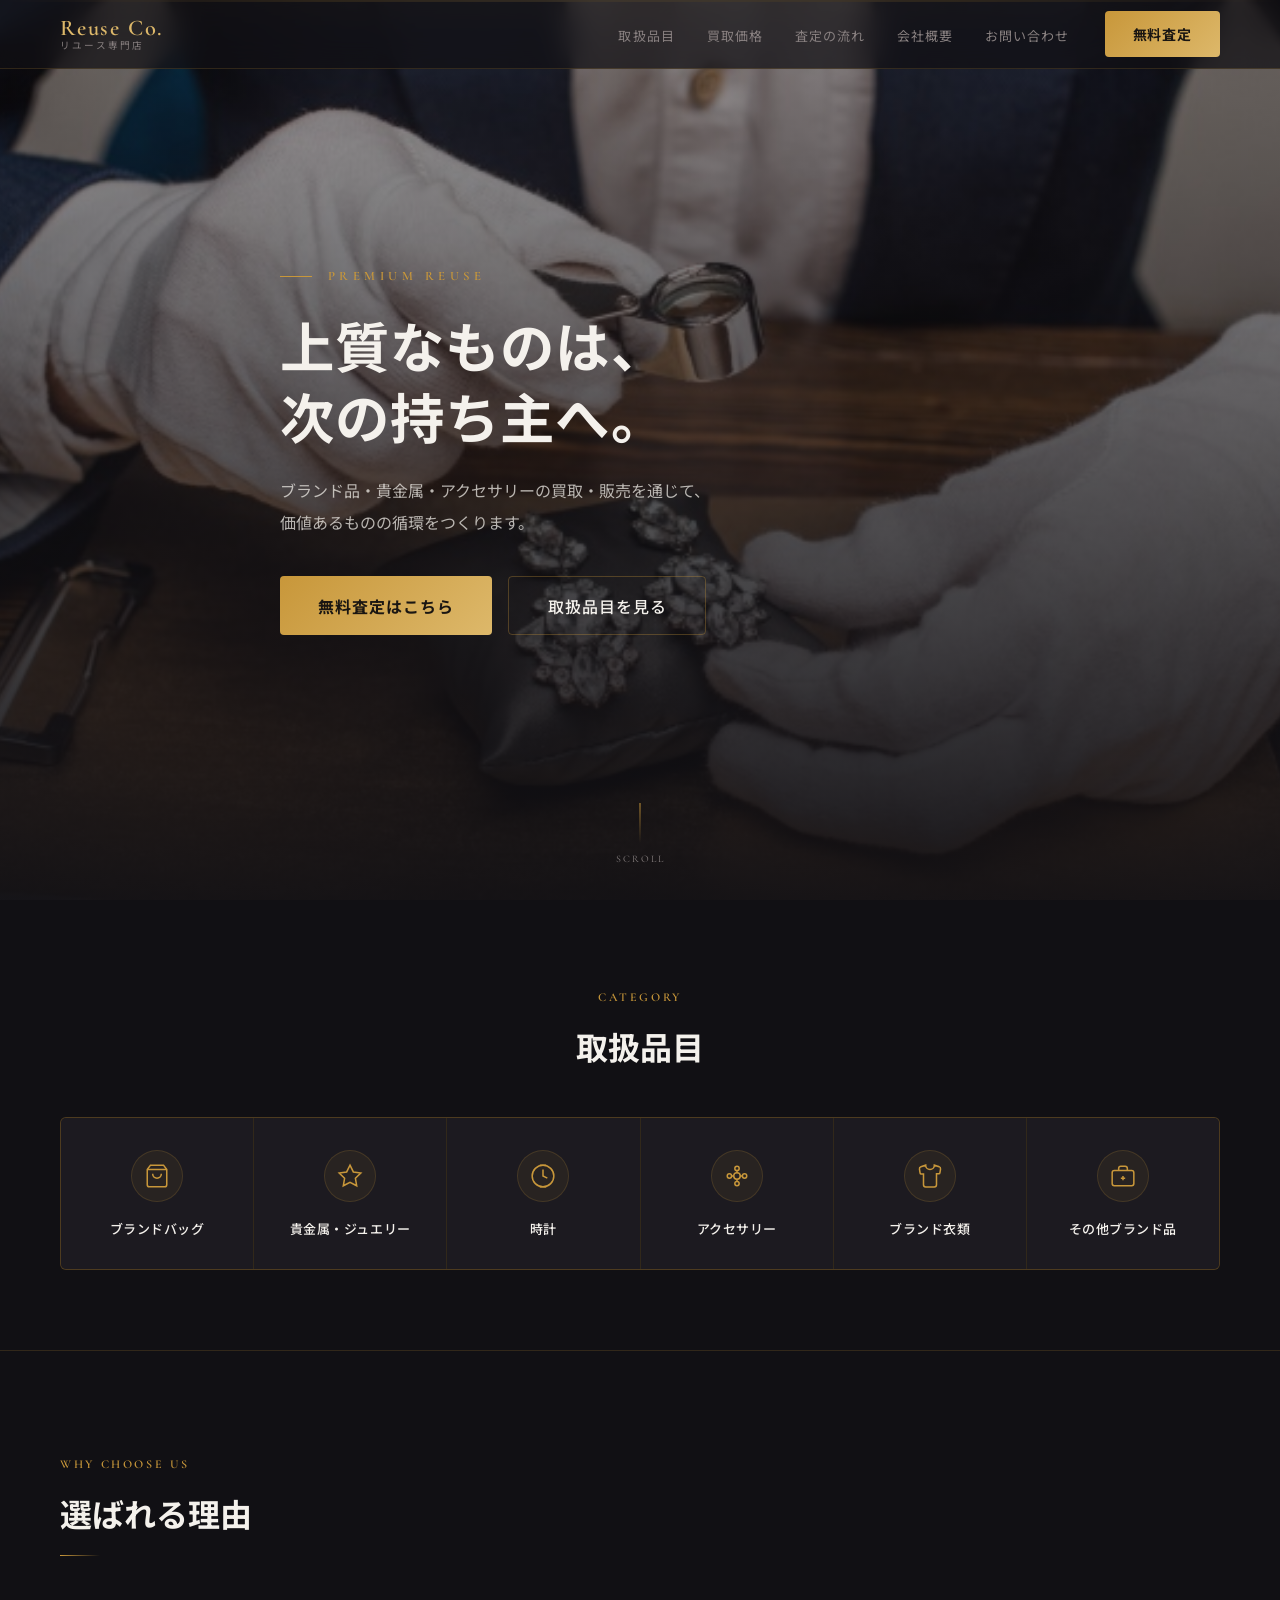
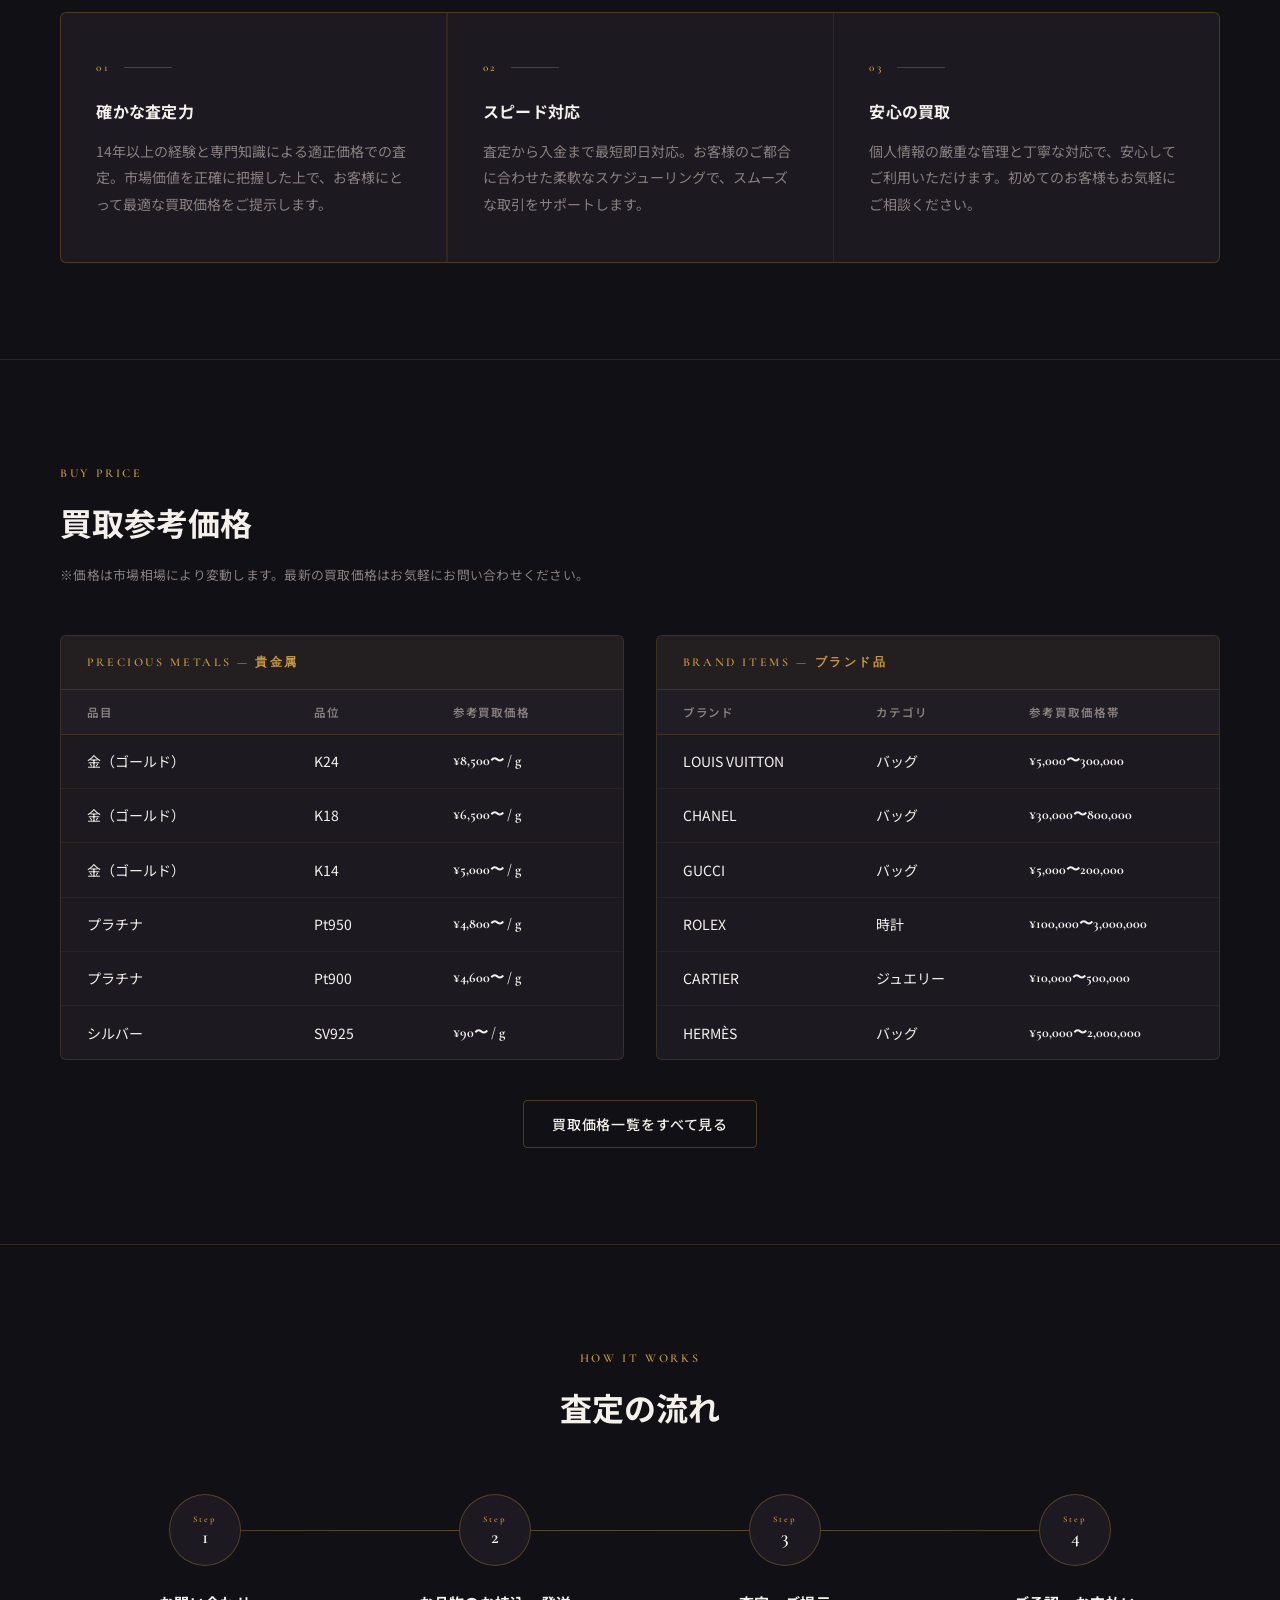
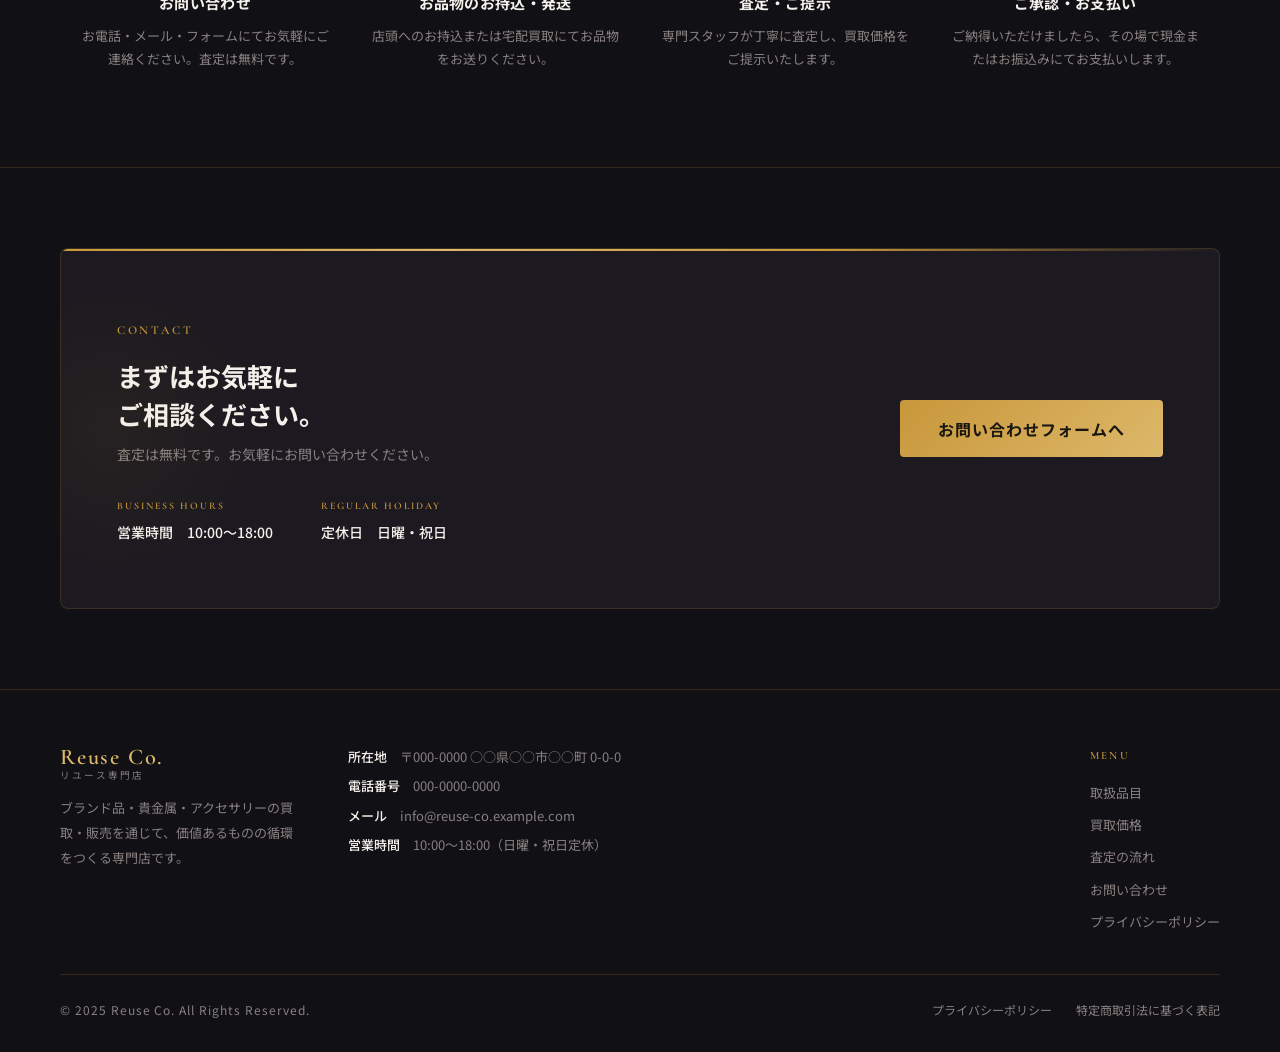
<file: index.html>
<!DOCTYPE html>
<html lang="ja">
<head>
  <meta charset="UTF-8">
  <meta name="viewport" content="width=device-width, initial-scale=1.0">
  <title>Reuse Co. | ブランド品・貴金属・アクセサリー買取</title>
  <meta name="description" content="ブランドバッグ・貴金属・時計・アクセサリーの高価買取。14年以上の経験と専門知識による適正価格での査定。査定無料・即日対応。">
  <link rel="stylesheet" href="styles.css">
  <link rel="preconnect" href="https://fonts.googleapis.com">
  <link rel="preconnect" href="https://fonts.gstatic.com" crossorigin>
  <link href="https://fonts.googleapis.com/css2?family=Cormorant+Garamond:wght@400;600&family=Noto+Sans+JP:wght@400;500;700&display=swap" rel="stylesheet">
</head>
<body>

  <!-- =========================================
       1. HEADER
       ========================================= -->
  <header class="site-header" id="site-header">
    <div class="container header-inner">

      <a href="#" class="logo" aria-label="Reuse Co. トップへ">
        <span class="logo-en">Reuse Co.</span>
        <span class="logo-ja">リユース専門店</span>
      </a>

      <nav class="site-nav" aria-label="メインナビゲーション">
        <ul class="nav-links">
          <li><a href="#items">取扱品目</a></li>
          <li><a href="price.html">買取価格</a></li>
          <li><a href="#flow">査定の流れ</a></li>
          <li><a href="#about">会社概要</a></li>
          <li><a href="contact.html">お問い合わせ</a></li>
        </ul>
        <a href="contact.html" class="btn btn-gold header-cta">無料査定</a>
      </nav>

      <button class="hamburger" id="hamburger" aria-label="メニューを開く" aria-expanded="false">
        <span></span>
        <span></span>
        <span></span>
      </button>
    </div>
  </header>

  <!-- Mobile Nav -->
  <nav class="mobile-nav" id="mobile-nav" aria-label="モバイルナビゲーション">
    <a href="#items"        onclick="closeMobileNav()">取扱品目</a>
    <a href="price.html"   onclick="closeMobileNav()">買取価格</a>
    <a href="#flow"        onclick="closeMobileNav()">査定の流れ</a>
    <a href="#about"       onclick="closeMobileNav()">会社概要</a>
    <a href="contact.html" onclick="closeMobileNav()">お問い合わせ</a>
    <a href="contact.html" class="btn btn-gold" onclick="closeMobileNav()">無料査定</a>
  </nav>


  <main>
    <!-- =========================================
         2. HERO
         ========================================= -->
    <section class="hero" id="hero" aria-label="メインビジュアル">
      <div class="hero-bg" role="img" aria-label="Photo placeholder — ブランド品のイメージ写真（後で差し替え）"></div>

      <div class="container hero-content">
        <p class="hero-eyebrow reveal">Premium Reuse</p>

        <h1 class="hero-title reveal reveal-delay-1">
          上質なものは、<br>次の持ち主へ。
        </h1>

        <p class="hero-lead reveal reveal-delay-2">
          ブランド品・貴金属・アクセサリーの買取・販売を通じて、<br>
          価値あるものの循環をつくります。
        </p>

        <div class="hero-actions reveal reveal-delay-3">
          <a href="#contact" class="btn btn-gold btn-lg">無料査定はこちら</a>
          <a href="#items"   class="btn btn-outline btn-lg">取扱品目を見る</a>
        </div>
      </div>

      <div class="hero-scroll" aria-hidden="true">
        <div class="scroll-line"></div>
        <span>Scroll</span>
      </div>
    </section>


    <!-- =========================================
         3. ITEMS BAND
         ========================================= -->
    <section class="items-section" id="items">
      <div class="container">

        <div class="items-header reveal">
          <span class="section-label">Category</span>
          <h2 class="section-title">取扱品目</h2>
        </div>

        <div class="items-grid">

          <!-- ブランドバッグ -->
          <div class="item-card reveal reveal-delay-1">
            <div class="item-icon" aria-hidden="true">
              <svg viewBox="0 0 24 24" xmlns="http://www.w3.org/2000/svg">
                <path d="M6 2L3 6v14a2 2 0 002 2h14a2 2 0 002-2V6l-3-4z"/>
                <line x1="3" y1="6" x2="21" y2="6"/>
                <path d="M16 10a4 4 0 01-8 0"/>
              </svg>
            </div>
            <span class="item-name">ブランドバッグ</span>
          </div>

          <!-- 貴金属・ジュエリー -->
          <div class="item-card reveal reveal-delay-2">
            <div class="item-icon" aria-hidden="true">
              <svg viewBox="0 0 24 24" xmlns="http://www.w3.org/2000/svg">
                <polygon points="12 2 15.09 8.26 22 9.27 17 14.14 18.18 21.02 12 17.77 5.82 21.02 7 14.14 2 9.27 8.91 8.26 12 2"/>
              </svg>
            </div>
            <span class="item-name">貴金属・ジュエリー</span>
          </div>

          <!-- 時計 -->
          <div class="item-card reveal reveal-delay-3">
            <div class="item-icon" aria-hidden="true">
              <svg viewBox="0 0 24 24" xmlns="http://www.w3.org/2000/svg">
                <circle cx="12" cy="12" r="10"/>
                <polyline points="12 6 12 12 16 14"/>
                <line x1="9" y1="2" x2="15" y2="2"/>
                <line x1="9" y1="22" x2="15" y2="22"/>
              </svg>
            </div>
            <span class="item-name">時計</span>
          </div>

          <!-- アクセサリー -->
          <div class="item-card reveal reveal-delay-1">
            <div class="item-icon" aria-hidden="true">
              <svg viewBox="0 0 24 24" xmlns="http://www.w3.org/2000/svg">
                <circle cx="12" cy="12" r="3"/>
                <circle cx="12" cy="5"  r="2"/>
                <circle cx="12" cy="19" r="2"/>
                <circle cx="5"  cy="12" r="2"/>
                <circle cx="19" cy="12" r="2"/>
                <line x1="12" y1="7" x2="12" y2="9"/>
                <line x1="12" y1="15" x2="12" y2="17"/>
                <line x1="7" y1="12" x2="9" y2="12"/>
                <line x1="15" y1="12" x2="17" y2="12"/>
              </svg>
            </div>
            <span class="item-name">アクセサリー</span>
          </div>

          <!-- ブランド衣類 -->
          <div class="item-card reveal reveal-delay-2">
            <div class="item-icon" aria-hidden="true">
              <svg viewBox="0 0 24 24" xmlns="http://www.w3.org/2000/svg">
                <path d="M20.38 3.46L16 2a4 4 0 01-8 0L3.62 3.46a2 2 0 00-1.34 2.23l.58 3.57a1 1 0 00.99.84H6v10c0 1.1.9 2 2 2h8a2 2 0 002-2V10h2.15a1 1 0 00.99-.84l.58-3.57a2 2 0 00-1.34-2.23z"/>
              </svg>
            </div>
            <span class="item-name">ブランド衣類</span>
          </div>

          <!-- その他ブランド品 -->
          <div class="item-card reveal reveal-delay-3">
            <div class="item-icon" aria-hidden="true">
              <svg viewBox="0 0 24 24" xmlns="http://www.w3.org/2000/svg">
                <rect x="2" y="7" width="20" height="14" rx="2"/>
                <path d="M16 7V5a2 2 0 00-2-2h-4a2 2 0 00-2 2v2"/>
                <line x1="12" y1="12" x2="12" y2="16"/>
                <line x1="10" y1="14" x2="14" y2="14"/>
              </svg>
            </div>
            <span class="item-name">その他ブランド品</span>
          </div>

        </div>
      </div>
    </section>


    <!-- =========================================
         4. REASONS
         ========================================= -->
    <section class="reasons-section" id="reasons">
      <div class="container">

        <div class="reasons-header reveal">
          <span class="section-label">Why Choose Us</span>
          <h2 class="section-title">選ばれる理由</h2>
          <div class="divider"></div>
        </div>

        <div class="reasons-grid">

          <div class="reason-card reveal reveal-delay-1">
            <div class="reason-number">01</div>
            <h3 class="reason-title">確かな査定力</h3>
            <p class="reason-text">
              14年以上の経験と専門知識による適正価格での査定。市場価値を正確に把握した上で、お客様にとって最適な買取価格をご提示します。
            </p>
          </div>

          <div class="reason-card reveal reveal-delay-2">
            <div class="reason-number">02</div>
            <h3 class="reason-title">スピード対応</h3>
            <p class="reason-text">
              査定から入金まで最短即日対応。お客様のご都合に合わせた柔軟なスケジューリングで、スムーズな取引をサポートします。
            </p>
          </div>

          <div class="reason-card reveal reveal-delay-3">
            <div class="reason-number">03</div>
            <h3 class="reason-title">安心の買取</h3>
            <p class="reason-text">
              個人情報の厳重な管理と丁寧な対応で、安心してご利用いただけます。初めてのお客様もお気軽にご相談ください。
            </p>
          </div>

        </div>
      </div>
    </section>


    <!-- =========================================
         5. PRICE PREVIEW
         ========================================= -->
    <section class="price-section" id="price">
      <div class="container">

        <div class="price-header reveal">
          <span class="section-label">Buy Price</span>
          <h2 class="section-title">買取参考価格</h2>
          <p class="price-note">※価格は市場相場により変動します。最新の買取価格はお気軽にお問い合わせください。</p>
        </div>

        <div class="price-tables reveal">

          <!-- 貴金属 -->
          <div class="price-table-wrap">
            <h3>Precious Metals — 貴金属</h3>
            <table class="price-table">
              <thead>
                <tr><th>品目</th><th>品位</th><th>参考買取価格</th></tr>
              </thead>
              <tbody>
                <tr><td>金（ゴールド）</td><td>K24</td><td class="price-val">¥8,500〜 / g</td></tr>
                <tr><td>金（ゴールド）</td><td>K18</td><td class="price-val">¥6,500〜 / g</td></tr>
                <tr><td>金（ゴールド）</td><td>K14</td><td class="price-val">¥5,000〜 / g</td></tr>
                <tr><td>プラチナ</td><td>Pt950</td><td class="price-val">¥4,800〜 / g</td></tr>
                <tr><td>プラチナ</td><td>Pt900</td><td class="price-val">¥4,600〜 / g</td></tr>
                <tr><td>シルバー</td><td>SV925</td><td class="price-val">¥90〜 / g</td></tr>
              </tbody>
            </table>
          </div>

          <!-- ブランド品 -->
          <div class="price-table-wrap">
            <h3>Brand Items — ブランド品</h3>
            <table class="price-table">
              <thead>
                <tr><th>ブランド</th><th>カテゴリ</th><th>参考買取価格帯</th></tr>
              </thead>
              <tbody>
                <tr><td>LOUIS VUITTON</td><td>バッグ</td><td class="price-val">¥5,000〜300,000</td></tr>
                <tr><td>CHANEL</td><td>バッグ</td><td class="price-val">¥30,000〜800,000</td></tr>
                <tr><td>GUCCI</td><td>バッグ</td><td class="price-val">¥5,000〜200,000</td></tr>
                <tr><td>ROLEX</td><td>時計</td><td class="price-val">¥100,000〜3,000,000</td></tr>
                <tr><td>CARTIER</td><td>ジュエリー</td><td class="price-val">¥10,000〜500,000</td></tr>
                <tr><td>HERMÈS</td><td>バッグ</td><td class="price-val">¥50,000〜2,000,000</td></tr>
              </tbody>
            </table>
          </div>

        </div>

        <div class="price-cta reveal">
          <a href="price.html" class="btn btn-outline">買取価格一覧をすべて見る</a>
        </div>

      </div>
    </section>


    <!-- =========================================
         6. FLOW
         ========================================= -->
    <section class="flow-section" id="flow">
      <div class="container">

        <div class="flow-header reveal">
          <span class="section-label">How It Works</span>
          <h2 class="section-title">査定の流れ</h2>
        </div>

        <div class="flow-steps">

          <div class="flow-step reveal reveal-delay-1">
            <div class="step-number">
              <span class="step-no">Step</span>
              <span class="step-num">1</span>
            </div>
            <h3 class="step-title">お問い合わせ</h3>
            <p class="step-desc">お電話・メール・フォームにてお気軽にご連絡ください。査定は無料です。</p>
          </div>

          <div class="flow-step reveal reveal-delay-2">
            <div class="step-number">
              <span class="step-no">Step</span>
              <span class="step-num">2</span>
            </div>
            <h3 class="step-title">お品物のお持込・発送</h3>
            <p class="step-desc">店頭へのお持込または宅配買取にてお品物をお送りください。</p>
          </div>

          <div class="flow-step reveal reveal-delay-3">
            <div class="step-number">
              <span class="step-no">Step</span>
              <span class="step-num">3</span>
            </div>
            <h3 class="step-title">査定・ご提示</h3>
            <p class="step-desc">専門スタッフが丁寧に査定し、買取価格をご提示いたします。</p>
          </div>

          <div class="flow-step reveal reveal-delay-4">
            <div class="step-number">
              <span class="step-no">Step</span>
              <span class="step-num">4</span>
            </div>
            <h3 class="step-title">ご承認・お支払い</h3>
            <p class="step-desc">ご納得いただけましたら、その場で現金またはお振込みにてお支払いします。</p>
          </div>

        </div>
      </div>
    </section>


    <!-- =========================================
         6. CONTACT BANNER
         ========================================= -->
    <section class="contact-section" id="contact">
      <div class="container">

        <div class="contact-banner reveal">
          <div class="contact-body">
            <span class="section-label">Contact</span>
            <h2 class="contact-title">まずはお気軽に<br>ご相談ください。</h2>
            <p class="contact-lead">査定は無料です。お気軽にお問い合わせください。</p>

            <div class="contact-info">
              <div class="contact-info-item">
                <span class="info-label">Business Hours</span>
                <span class="info-value">営業時間　10:00〜18:00</span>
              </div>
              <div class="contact-info-item">
                <span class="info-label">Regular Holiday</span>
                <span class="info-value">定休日　日曜・祝日</span>
              </div>
            </div>
          </div>

          <div class="contact-actions">
            <a href="#contact-form" class="btn btn-gold btn-lg">お問い合わせフォームへ</a>
          </div>
        </div>

      </div>
    </section>

  </main>


  <!-- =========================================
       7. FOOTER
       ========================================= -->
  <footer class="site-footer" id="about" aria-label="フッター">
    <div class="container">

      <div class="footer-inner">

        <div class="footer-brand">
          <a href="#" class="logo footer-logo" aria-label="Reuse Co. トップへ">
            <span class="logo-en">Reuse Co.</span>
            <span class="logo-ja">リユース専門店</span>
          </a>
          <p class="footer-desc">
            ブランド品・貴金属・アクセサリーの買取・販売を通じて、価値あるものの循環をつくる専門店です。
          </p>
        </div>

        <div class="footer-info">
          <p><strong>所在地</strong>　〒000-0000 ○○県○○市○○町 0-0-0</p>
          <p><strong>電話番号</strong>　000-0000-0000</p>
          <p><strong>メール</strong>　info@reuse-co.example.com</p>
          <p><strong>営業時間</strong>　10:00〜18:00（日曜・祝日定休）</p>
        </div>

        <nav class="footer-nav-group" aria-label="フッターナビゲーション">
          <span class="footer-nav-title">Menu</span>
          <a href="#items">取扱品目</a>
          <a href="price.html">買取価格</a>
          <a href="#flow">査定の流れ</a>
          <a href="contact.html">お問い合わせ</a>
          <a href="#">プライバシーポリシー</a>
        </nav>

      </div>

      <div class="footer-bottom">
        <p class="copyright">&copy; 2025 Reuse Co. All Rights Reserved.</p>
        <div class="footer-bottom-links">
          <a href="#">プライバシーポリシー</a>
          <a href="#">特定商取引法に基づく表記</a>
        </div>
      </div>

    </div>
  </footer>


  <script src="script.js"></script>
</body>
</html>
</file>
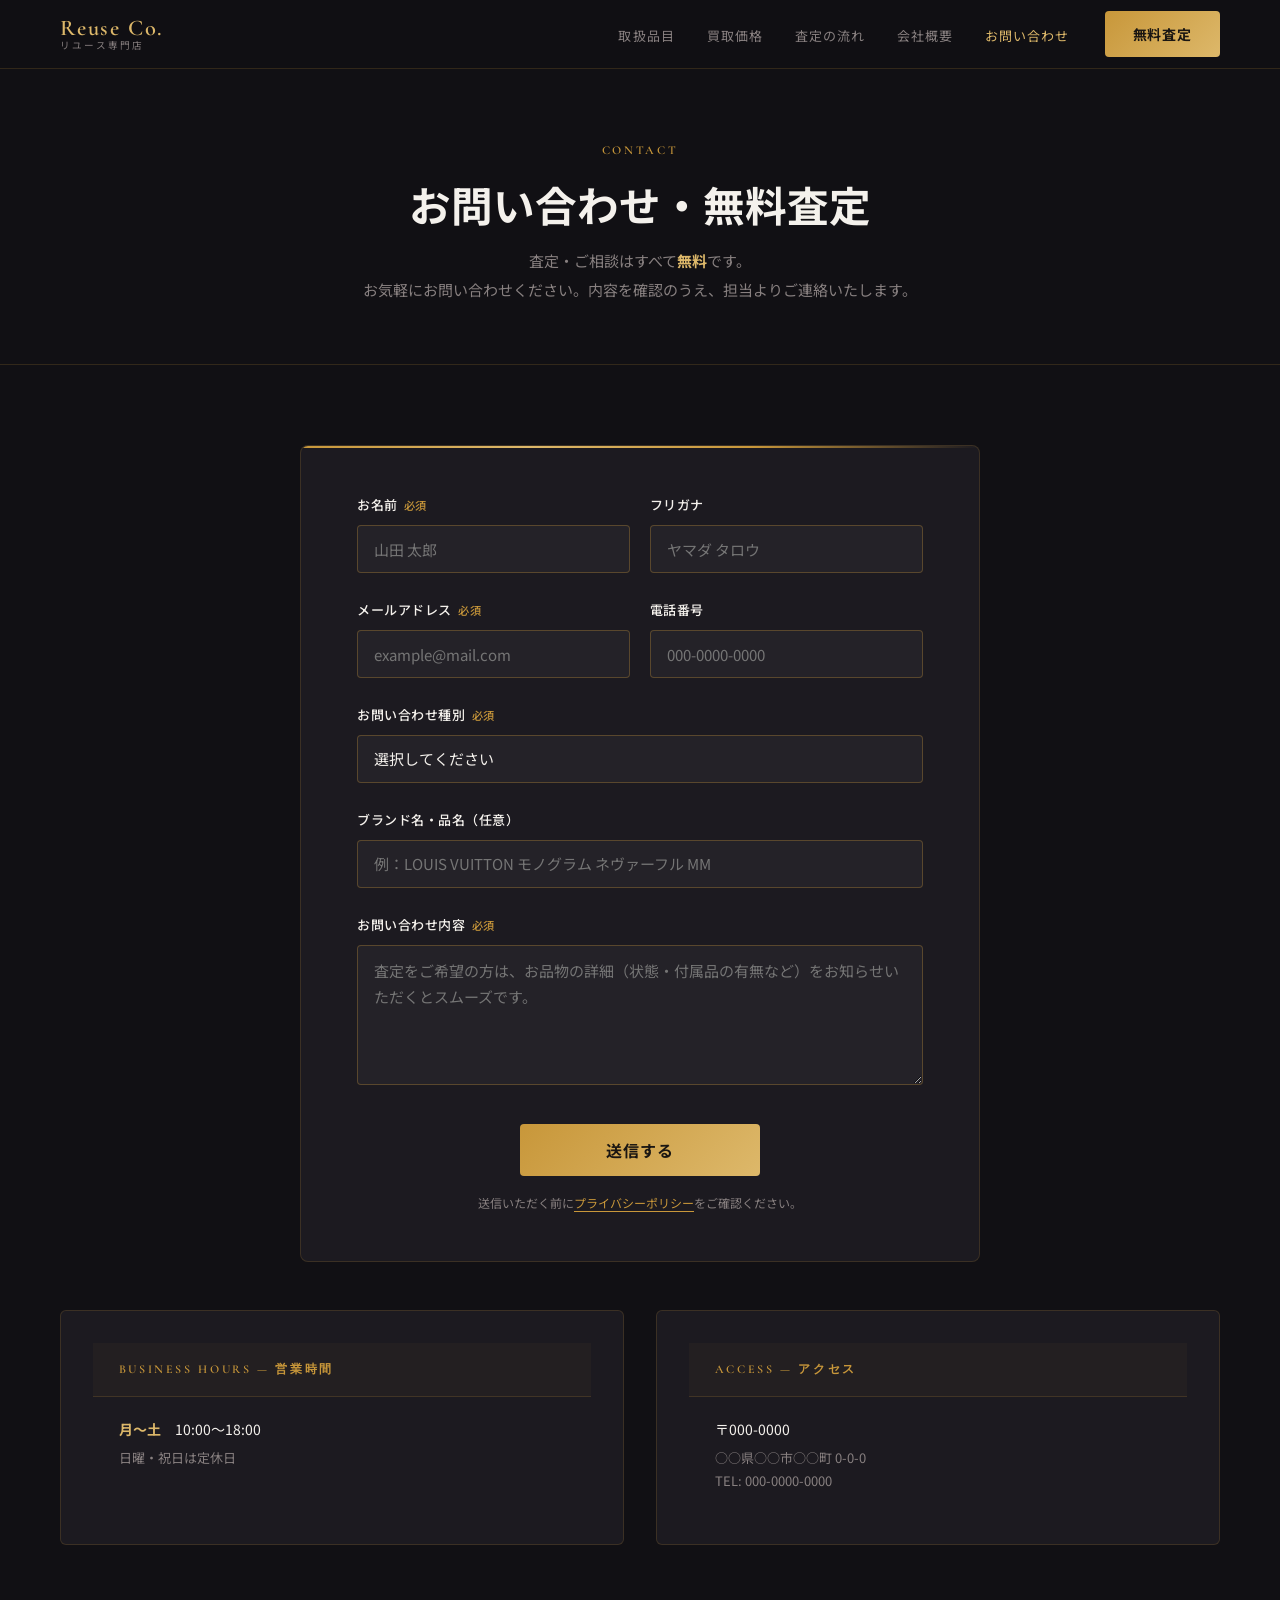
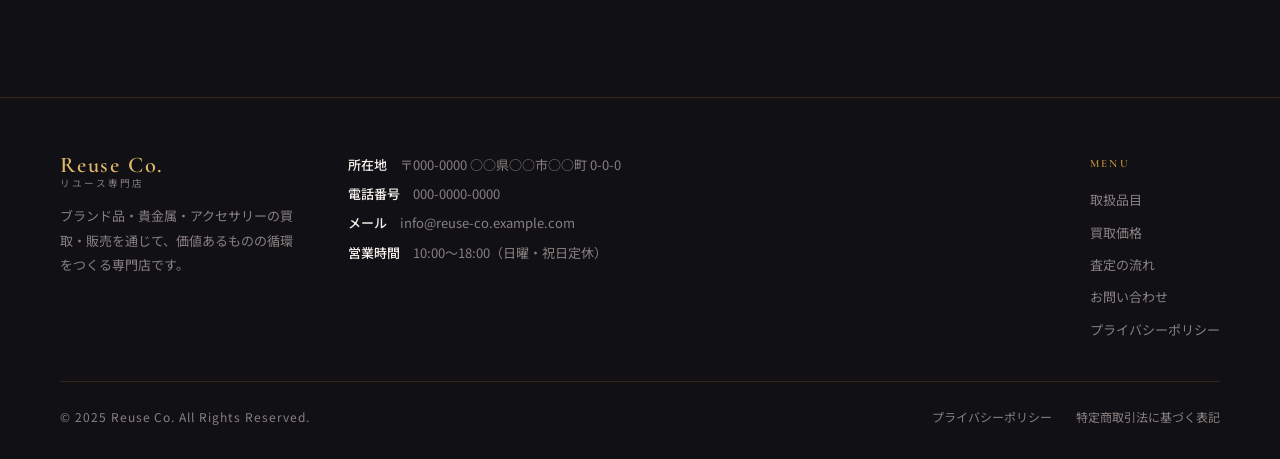
<file: contact.html>
<!DOCTYPE html>
<html lang="ja">
<head>
  <meta charset="UTF-8">
  <meta name="viewport" content="width=device-width, initial-scale=1.0">
  <title>お問い合わせ・無料査定 | Reuse Co.</title>
  <meta name="description" content="ブランド品・貴金属・アクセサリーの買取に関するお問い合わせ・無料査定のお申し込みはこちら。">
  <link rel="stylesheet" href="styles.css">
  <link rel="preconnect" href="https://fonts.googleapis.com">
  <link rel="preconnect" href="https://fonts.gstatic.com" crossorigin>
  <link href="https://fonts.googleapis.com/css2?family=Cormorant+Garamond:wght@400;600&family=Noto+Sans+JP:wght@400;500;700&display=swap" rel="stylesheet">
</head>
<body>

  <header class="site-header" id="site-header">
    <div class="container header-inner">
      <a href="index.html" class="logo" aria-label="Reuse Co. トップへ">
        <span class="logo-en">Reuse Co.</span>
        <span class="logo-ja">リユース専門店</span>
      </a>
      <nav class="site-nav" aria-label="メインナビゲーション">
        <ul class="nav-links">
          <li><a href="index.html#items">取扱品目</a></li>
          <li><a href="price.html">買取価格</a></li>
          <li><a href="index.html#flow">査定の流れ</a></li>
          <li><a href="index.html#about">会社概要</a></li>
          <li><a href="contact.html" style="color:var(--gold-lt)">お問い合わせ</a></li>
        </ul>
        <a href="contact.html" class="btn btn-gold header-cta">無料査定</a>
      </nav>
      <button class="hamburger" id="hamburger" aria-label="メニューを開く" aria-expanded="false">
        <span></span><span></span><span></span>
      </button>
    </div>
  </header>

  <nav class="mobile-nav" id="mobile-nav" aria-label="モバイルナビゲーション">
    <a href="index.html#items" onclick="closeMobileNav()">取扱品目</a>
    <a href="price.html"       onclick="closeMobileNav()">買取価格</a>
    <a href="index.html#flow"  onclick="closeMobileNav()">査定の流れ</a>
    <a href="index.html#about" onclick="closeMobileNav()">会社概要</a>
    <a href="contact.html"     onclick="closeMobileNav()">お問い合わせ</a>
    <a href="contact.html" class="btn btn-gold" onclick="closeMobileNav()">無料査定</a>
  </nav>

  <main>

    <!-- PAGE HERO -->
    <div class="page-hero">
      <div class="container">
        <span class="section-label">Contact</span>
        <h1 class="page-title reveal">お問い合わせ・無料査定</h1>
        <p class="page-lead reveal reveal-delay-1">
          査定・ご相談はすべて<strong style="color:var(--gold-lt)">無料</strong>です。<br>
          お気軽にお問い合わせください。内容を確認のうえ、担当よりご連絡いたします。
        </p>
      </div>
    </div>

    <!-- FORM -->
    <section class="contact-form-section">
      <div class="container">

        <div class="contact-form-wrap reveal">
          <form action="#" method="post" novalidate>

            <div class="form-row">
              <div class="form-group">
                <label class="form-label" for="name">
                  お名前<span class="required">必須</span>
                </label>
                <input class="form-input" type="text" id="name" name="name" placeholder="山田 太郎" required autocomplete="name">
              </div>
              <div class="form-group">
                <label class="form-label" for="kana">
                  フリガナ
                </label>
                <input class="form-input" type="text" id="kana" name="kana" placeholder="ヤマダ タロウ" autocomplete="off">
              </div>
            </div>

            <div class="form-row">
              <div class="form-group">
                <label class="form-label" for="email">
                  メールアドレス<span class="required">必須</span>
                </label>
                <input class="form-input" type="email" id="email" name="email" placeholder="example@mail.com" required autocomplete="email">
              </div>
              <div class="form-group">
                <label class="form-label" for="tel">
                  電話番号
                </label>
                <input class="form-input" type="tel" id="tel" name="tel" placeholder="000-0000-0000" autocomplete="tel">
              </div>
            </div>

            <div class="form-group">
              <label class="form-label" for="category">
                お問い合わせ種別<span class="required">必須</span>
              </label>
              <select class="form-select" id="category" name="category" required>
                <option value="" disabled selected>選択してください</option>
                <option value="bag">ブランドバッグ・小物</option>
                <option value="metal">貴金属（金・プラチナ・シルバー）</option>
                <option value="watch">時計</option>
                <option value="jewelry">ジュエリー・アクセサリー</option>
                <option value="clothes">ブランド衣類</option>
                <option value="other">その他・複数品目</option>
              </select>
            </div>

            <div class="form-group">
              <label class="form-label" for="brand">
                ブランド名・品名（任意）
              </label>
              <input class="form-input" type="text" id="brand" name="brand" placeholder="例：LOUIS VUITTON モノグラム ネヴァーフル MM">
            </div>

            <div class="form-group">
              <label class="form-label" for="message">
                お問い合わせ内容<span class="required">必須</span>
              </label>
              <textarea class="form-textarea" id="message" name="message" placeholder="査定をご希望の方は、お品物の詳細（状態・付属品の有無など）をお知らせいただくとスムーズです。" required></textarea>
            </div>

            <div class="form-submit">
              <button type="submit" class="btn btn-gold btn-lg">送信する</button>
            </div>

            <p class="form-privacy">
              送信いただく前に<a href="#">プライバシーポリシー</a>をご確認ください。
            </p>

          </form>
        </div>

        <!-- Info cards -->
        <div class="price-tables reveal" style="margin-top:3rem">
          <div class="price-table-wrap" style="padding:2rem 2rem">
            <h3>Business Hours — 営業時間</h3>
            <div style="padding:1.2rem 1.6rem">
              <p style="font-size:.875rem;color:var(--ink);margin-bottom:.4rem">
                <strong style="color:var(--gold-lt)">月〜土</strong>　10:00〜18:00
              </p>
              <p style="font-size:.8125rem;color:var(--muted)">日曜・祝日は定休日</p>
            </div>
          </div>
          <div class="price-table-wrap" style="padding:2rem 2rem">
            <h3>Access — アクセス</h3>
            <div style="padding:1.2rem 1.6rem">
              <p style="font-size:.875rem;color:var(--ink);margin-bottom:.4rem">〒000-0000</p>
              <p style="font-size:.8125rem;color:var(--muted)">○○県○○市○○町 0-0-0<br>TEL: 000-0000-0000</p>
            </div>
          </div>
        </div>

      </div>
    </section>

  </main>

  <footer class="site-footer" id="about">
    <div class="container">
      <div class="footer-inner">
        <div class="footer-brand">
          <a href="index.html" class="logo footer-logo">
            <span class="logo-en">Reuse Co.</span>
            <span class="logo-ja">リユース専門店</span>
          </a>
          <p class="footer-desc">ブランド品・貴金属・アクセサリーの買取・販売を通じて、価値あるものの循環をつくる専門店です。</p>
        </div>
        <div class="footer-info">
          <p><strong>所在地</strong>　〒000-0000 ○○県○○市○○町 0-0-0</p>
          <p><strong>電話番号</strong>　000-0000-0000</p>
          <p><strong>メール</strong>　info@reuse-co.example.com</p>
          <p><strong>営業時間</strong>　10:00〜18:00（日曜・祝日定休）</p>
        </div>
        <nav class="footer-nav-group">
          <span class="footer-nav-title">Menu</span>
          <a href="index.html#items">取扱品目</a>
          <a href="price.html">買取価格</a>
          <a href="index.html#flow">査定の流れ</a>
          <a href="contact.html">お問い合わせ</a>
          <a href="#">プライバシーポリシー</a>
        </nav>
      </div>
      <div class="footer-bottom">
        <p class="copyright">&copy; 2025 Reuse Co. All Rights Reserved.</p>
        <div class="footer-bottom-links">
          <a href="#">プライバシーポリシー</a>
          <a href="#">特定商取引法に基づく表記</a>
        </div>
      </div>
    </div>
  </footer>

  <script src="script.js"></script>
</body>
</html>
</file>
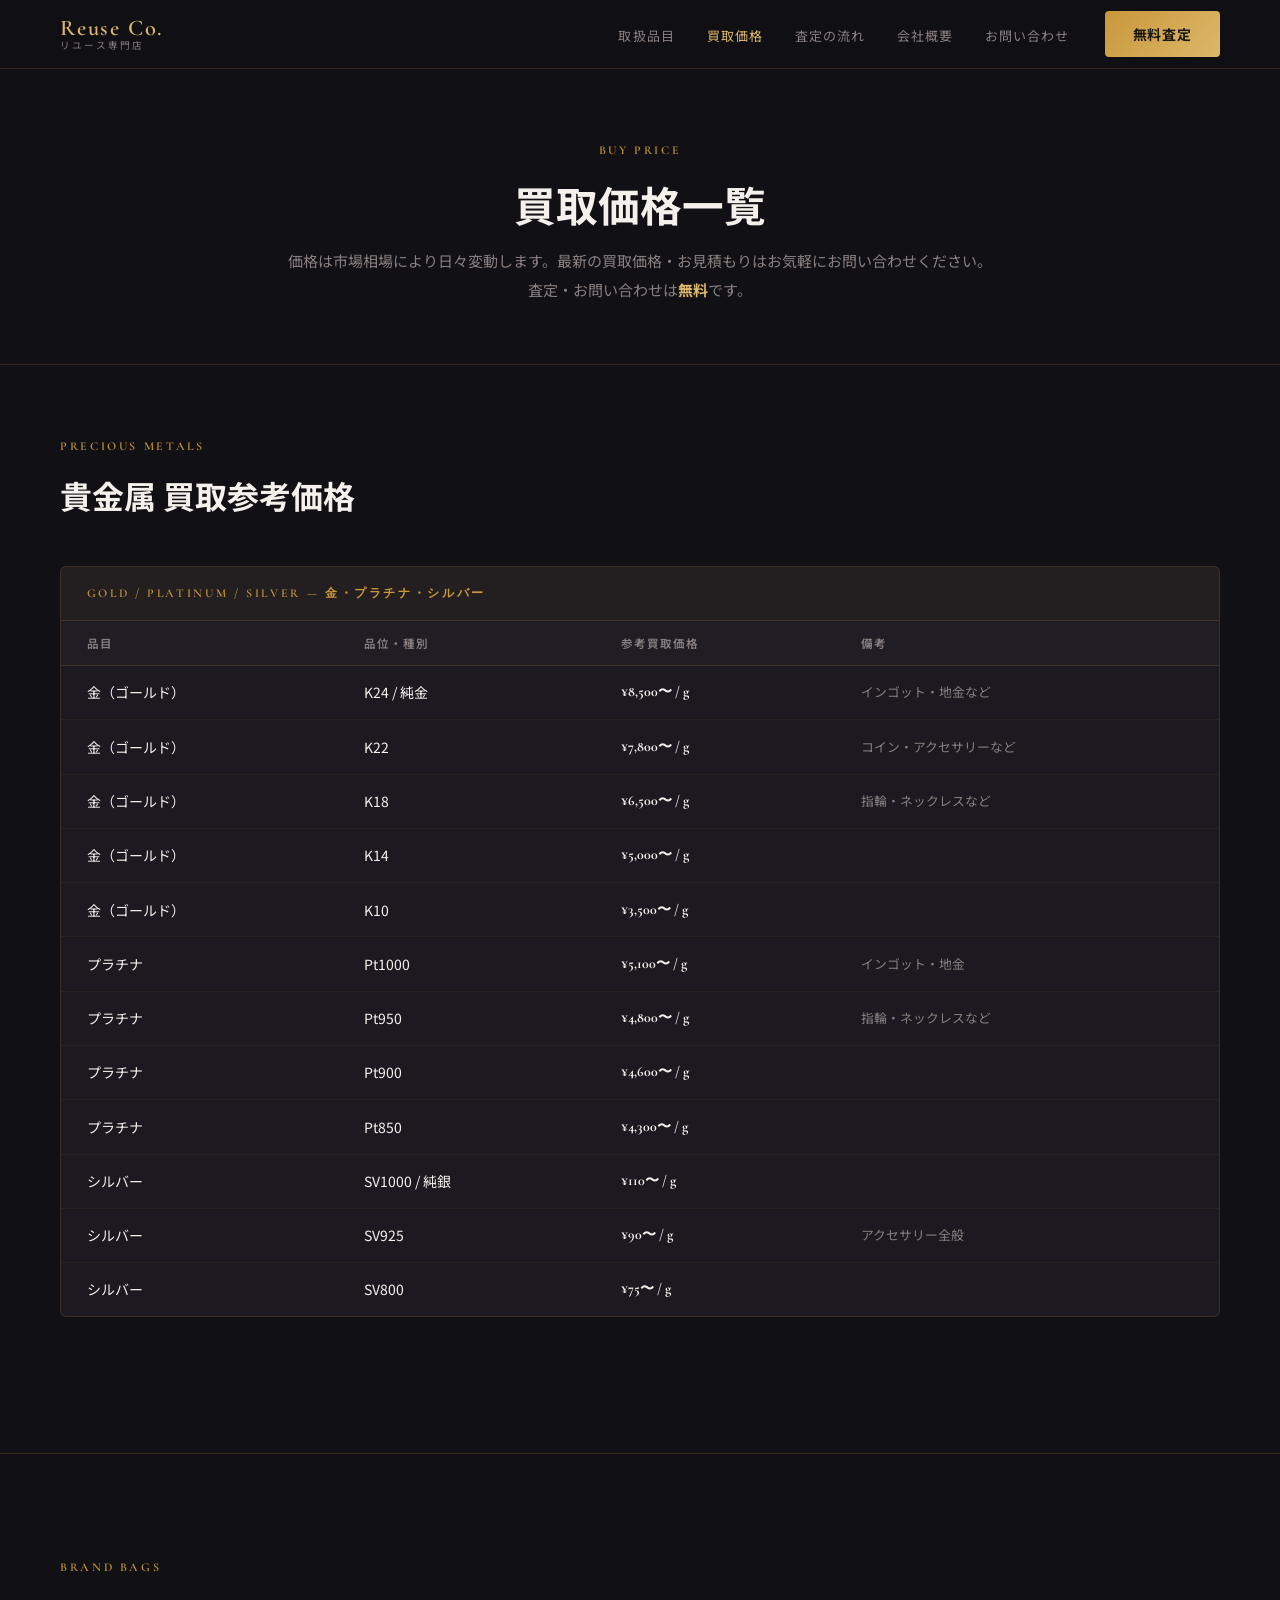
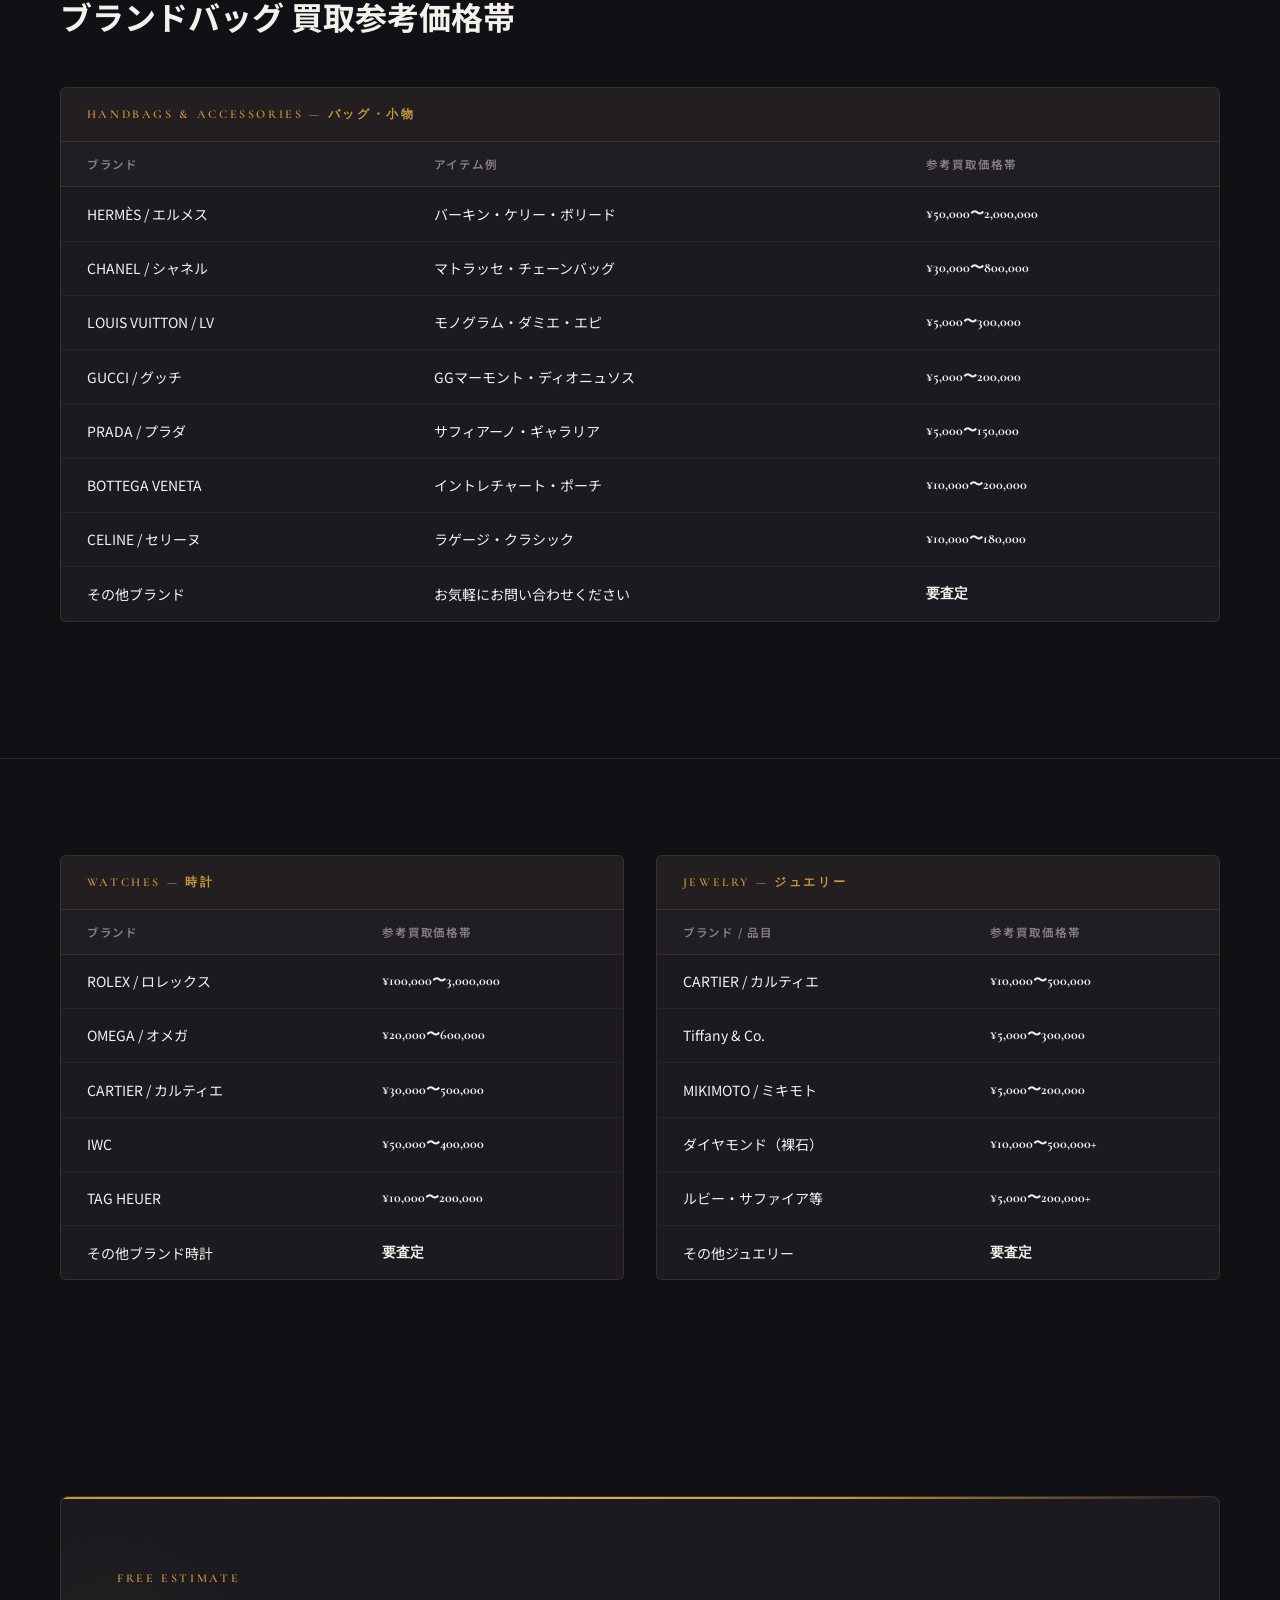
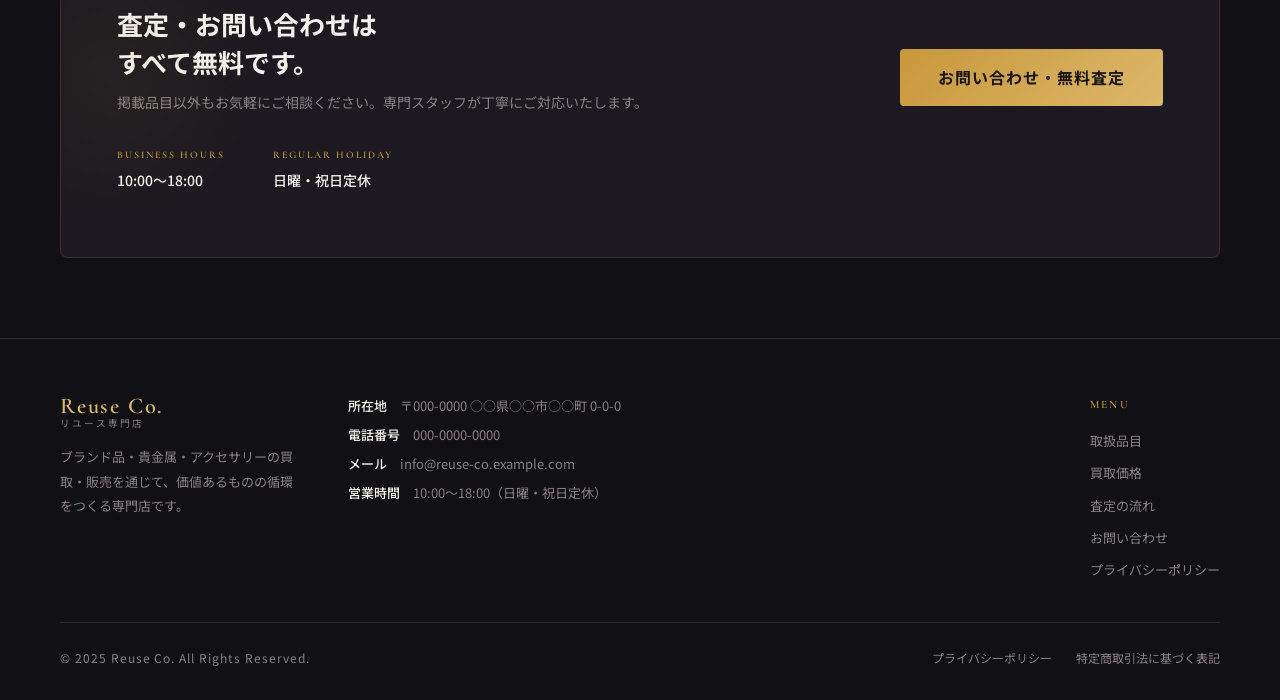
<file: price.html>
<!DOCTYPE html>
<html lang="ja">
<head>
  <meta charset="UTF-8">
  <meta name="viewport" content="width=device-width, initial-scale=1.0">
  <title>買取価格一覧 | Reuse Co.</title>
  <meta name="description" content="貴金属・ブランドバッグ・時計・アクセサリーの買取参考価格一覧。金・プラチナ・シルバーの相場価格も掲載。査定・お問い合わせは無料。">
  <link rel="stylesheet" href="styles.css">
  <link rel="preconnect" href="https://fonts.googleapis.com">
  <link rel="preconnect" href="https://fonts.gstatic.com" crossorigin>
  <link href="https://fonts.googleapis.com/css2?family=Cormorant+Garamond:wght@400;600&family=Noto+Sans+JP:wght@400;500;700&display=swap" rel="stylesheet">
</head>
<body>

  <header class="site-header" id="site-header">
    <div class="container header-inner">
      <a href="index.html" class="logo" aria-label="Reuse Co. トップへ">
        <span class="logo-en">Reuse Co.</span>
        <span class="logo-ja">リユース専門店</span>
      </a>
      <nav class="site-nav" aria-label="メインナビゲーション">
        <ul class="nav-links">
          <li><a href="index.html#items">取扱品目</a></li>
          <li><a href="price.html" style="color:var(--gold-lt)">買取価格</a></li>
          <li><a href="index.html#flow">査定の流れ</a></li>
          <li><a href="index.html#about">会社概要</a></li>
          <li><a href="contact.html">お問い合わせ</a></li>
        </ul>
        <a href="contact.html" class="btn btn-gold header-cta">無料査定</a>
      </nav>
      <button class="hamburger" id="hamburger" aria-label="メニューを開く" aria-expanded="false">
        <span></span><span></span><span></span>
      </button>
    </div>
  </header>

  <nav class="mobile-nav" id="mobile-nav" aria-label="モバイルナビゲーション">
    <a href="index.html#items" onclick="closeMobileNav()">取扱品目</a>
    <a href="price.html"       onclick="closeMobileNav()">買取価格</a>
    <a href="index.html#flow"  onclick="closeMobileNav()">査定の流れ</a>
    <a href="index.html#about" onclick="closeMobileNav()">会社概要</a>
    <a href="contact.html"     onclick="closeMobileNav()">お問い合わせ</a>
    <a href="contact.html" class="btn btn-gold" onclick="closeMobileNav()">無料査定</a>
  </nav>

  <main>

    <!-- PAGE HERO -->
    <div class="page-hero">
      <div class="container">
        <span class="section-label">Buy Price</span>
        <h1 class="page-title reveal">買取価格一覧</h1>
        <p class="page-lead reveal reveal-delay-1">
          価格は市場相場により日々変動します。最新の買取価格・お見積もりはお気軽にお問い合わせください。<br>
          査定・お問い合わせは<strong style="color:var(--gold-lt)">無料</strong>です。
        </p>
      </div>
    </div>

    <!-- PRECIOUS METALS -->
    <section class="price-section" style="border-top:none; padding-top:4rem">
      <div class="container">

        <div class="price-header reveal">
          <span class="section-label">Precious Metals</span>
          <h2 class="section-title">貴金属 買取参考価格</h2>
        </div>

        <div class="price-tables reveal" style="grid-template-columns:1fr">
          <div class="price-table-wrap">
            <h3>Gold / Platinum / Silver — 金・プラチナ・シルバー</h3>
            <table class="price-table">
              <thead>
                <tr><th>品目</th><th>品位・種別</th><th>参考買取価格</th><th>備考</th></tr>
              </thead>
              <tbody>
                <tr><td>金（ゴールド）</td><td>K24 / 純金</td><td class="price-val">¥8,500〜 / g</td><td style="font-size:.8rem;color:var(--muted)">インゴット・地金など</td></tr>
                <tr><td>金（ゴールド）</td><td>K22</td><td class="price-val">¥7,800〜 / g</td><td style="font-size:.8rem;color:var(--muted)">コイン・アクセサリーなど</td></tr>
                <tr><td>金（ゴールド）</td><td>K18</td><td class="price-val">¥6,500〜 / g</td><td style="font-size:.8rem;color:var(--muted)">指輪・ネックレスなど</td></tr>
                <tr><td>金（ゴールド）</td><td>K14</td><td class="price-val">¥5,000〜 / g</td><td style="font-size:.8rem;color:var(--muted)"></td></tr>
                <tr><td>金（ゴールド）</td><td>K10</td><td class="price-val">¥3,500〜 / g</td><td style="font-size:.8rem;color:var(--muted)"></td></tr>
                <tr><td>プラチナ</td><td>Pt1000</td><td class="price-val">¥5,100〜 / g</td><td style="font-size:.8rem;color:var(--muted)">インゴット・地金</td></tr>
                <tr><td>プラチナ</td><td>Pt950</td><td class="price-val">¥4,800〜 / g</td><td style="font-size:.8rem;color:var(--muted)">指輪・ネックレスなど</td></tr>
                <tr><td>プラチナ</td><td>Pt900</td><td class="price-val">¥4,600〜 / g</td><td style="font-size:.8rem;color:var(--muted)"></td></tr>
                <tr><td>プラチナ</td><td>Pt850</td><td class="price-val">¥4,300〜 / g</td><td style="font-size:.8rem;color:var(--muted)"></td></tr>
                <tr><td>シルバー</td><td>SV1000 / 純銀</td><td class="price-val">¥110〜 / g</td><td style="font-size:.8rem;color:var(--muted)"></td></tr>
                <tr><td>シルバー</td><td>SV925</td><td class="price-val">¥90〜 / g</td><td style="font-size:.8rem;color:var(--muted)">アクセサリー全般</td></tr>
                <tr><td>シルバー</td><td>SV800</td><td class="price-val">¥75〜 / g</td><td style="font-size:.8rem;color:var(--muted)"></td></tr>
              </tbody>
            </table>
          </div>
        </div>

      </div>
    </section>

    <!-- BRAND BAGS -->
    <section class="price-section">
      <div class="container">

        <div class="price-header reveal">
          <span class="section-label">Brand Bags</span>
          <h2 class="section-title">ブランドバッグ 買取参考価格帯</h2>
        </div>

        <div class="price-tables reveal" style="grid-template-columns:1fr">
          <div class="price-table-wrap">
            <h3>Handbags & Accessories — バッグ・小物</h3>
            <table class="price-table">
              <thead>
                <tr><th>ブランド</th><th>アイテム例</th><th>参考買取価格帯</th></tr>
              </thead>
              <tbody>
                <tr><td>HERMÈS / エルメス</td><td>バーキン・ケリー・ボリード</td><td class="price-val">¥50,000〜2,000,000</td></tr>
                <tr><td>CHANEL / シャネル</td><td>マトラッセ・チェーンバッグ</td><td class="price-val">¥30,000〜800,000</td></tr>
                <tr><td>LOUIS VUITTON / LV</td><td>モノグラム・ダミエ・エピ</td><td class="price-val">¥5,000〜300,000</td></tr>
                <tr><td>GUCCI / グッチ</td><td>GGマーモント・ディオニュソス</td><td class="price-val">¥5,000〜200,000</td></tr>
                <tr><td>PRADA / プラダ</td><td>サフィアーノ・ギャラリア</td><td class="price-val">¥5,000〜150,000</td></tr>
                <tr><td>BOTTEGA VENETA</td><td>イントレチャート・ポーチ</td><td class="price-val">¥10,000〜200,000</td></tr>
                <tr><td>CELINE / セリーヌ</td><td>ラゲージ・クラシック</td><td class="price-val">¥10,000〜180,000</td></tr>
                <tr><td>その他ブランド</td><td>お気軽にお問い合わせください</td><td class="price-val">要査定</td></tr>
              </tbody>
            </table>
          </div>
        </div>

      </div>
    </section>

    <!-- WATCHES & JEWELRY -->
    <section class="price-section">
      <div class="container">

        <div class="price-tables reveal">

          <div class="price-table-wrap">
            <h3>Watches — 時計</h3>
            <table class="price-table">
              <thead>
                <tr><th>ブランド</th><th>参考買取価格帯</th></tr>
              </thead>
              <tbody>
                <tr><td>ROLEX / ロレックス</td><td class="price-val">¥100,000〜3,000,000</td></tr>
                <tr><td>OMEGA / オメガ</td><td class="price-val">¥20,000〜600,000</td></tr>
                <tr><td>CARTIER / カルティエ</td><td class="price-val">¥30,000〜500,000</td></tr>
                <tr><td>IWC</td><td class="price-val">¥50,000〜400,000</td></tr>
                <tr><td>TAG HEUER</td><td class="price-val">¥10,000〜200,000</td></tr>
                <tr><td>その他ブランド時計</td><td class="price-val">要査定</td></tr>
              </tbody>
            </table>
          </div>

          <div class="price-table-wrap">
            <h3>Jewelry — ジュエリー</h3>
            <table class="price-table">
              <thead>
                <tr><th>ブランド / 品目</th><th>参考買取価格帯</th></tr>
              </thead>
              <tbody>
                <tr><td>CARTIER / カルティエ</td><td class="price-val">¥10,000〜500,000</td></tr>
                <tr><td>Tiffany & Co.</td><td class="price-val">¥5,000〜300,000</td></tr>
                <tr><td>MIKIMOTO / ミキモト</td><td class="price-val">¥5,000〜200,000</td></tr>
                <tr><td>ダイヤモンド（裸石）</td><td class="price-val">¥10,000〜500,000+</td></tr>
                <tr><td>ルビー・サファイア等</td><td class="price-val">¥5,000〜200,000+</td></tr>
                <tr><td>その他ジュエリー</td><td class="price-val">要査定</td></tr>
              </tbody>
            </table>
          </div>

        </div>

      </div>
    </section>

    <!-- CTA -->
    <section class="contact-section">
      <div class="container">
        <div class="contact-banner reveal">
          <div class="contact-body">
            <span class="section-label">Free Estimate</span>
            <h2 class="contact-title">査定・お問い合わせは<br>すべて無料です。</h2>
            <p class="contact-lead">掲載品目以外もお気軽にご相談ください。専門スタッフが丁寧にご対応いたします。</p>
            <div class="contact-info">
              <div class="contact-info-item">
                <span class="info-label">Business Hours</span>
                <span class="info-value">10:00〜18:00</span>
              </div>
              <div class="contact-info-item">
                <span class="info-label">Regular Holiday</span>
                <span class="info-value">日曜・祝日定休</span>
              </div>
            </div>
          </div>
          <div class="contact-actions">
            <a href="contact.html" class="btn btn-gold btn-lg">お問い合わせ・無料査定</a>
          </div>
        </div>
      </div>
    </section>

  </main>

  <footer class="site-footer" id="about">
    <div class="container">
      <div class="footer-inner">
        <div class="footer-brand">
          <a href="index.html" class="logo footer-logo">
            <span class="logo-en">Reuse Co.</span>
            <span class="logo-ja">リユース専門店</span>
          </a>
          <p class="footer-desc">ブランド品・貴金属・アクセサリーの買取・販売を通じて、価値あるものの循環をつくる専門店です。</p>
        </div>
        <div class="footer-info">
          <p><strong>所在地</strong>　〒000-0000 ○○県○○市○○町 0-0-0</p>
          <p><strong>電話番号</strong>　000-0000-0000</p>
          <p><strong>メール</strong>　info@reuse-co.example.com</p>
          <p><strong>営業時間</strong>　10:00〜18:00（日曜・祝日定休）</p>
        </div>
        <nav class="footer-nav-group">
          <span class="footer-nav-title">Menu</span>
          <a href="index.html#items">取扱品目</a>
          <a href="price.html">買取価格</a>
          <a href="index.html#flow">査定の流れ</a>
          <a href="contact.html">お問い合わせ</a>
          <a href="#">プライバシーポリシー</a>
        </nav>
      </div>
      <div class="footer-bottom">
        <p class="copyright">&copy; 2025 Reuse Co. All Rights Reserved.</p>
        <div class="footer-bottom-links">
          <a href="#">プライバシーポリシー</a>
          <a href="#">特定商取引法に基づく表記</a>
        </div>
      </div>
    </div>
  </footer>

  <script src="script.js"></script>
</body>
</html>
</file>
<file: styles.css>
/* =============================================
   KIKI REUSE — styles.css
   Design: Gold × Dark, Premium Luxury
   ============================================= */

@import url('https://fonts.googleapis.com/css2?family=Cormorant+Garamond:wght@400;600&family=Noto+Sans+JP:wght@400;500;700&display=swap');

/* ─── CSS Variables ─────────────────────────── */
:root {
  --bg:        #111014;
  --bg-card:   #1c1a20;
  --gold:      #c8973a;
  --gold-lt:   #ddb86a;
  --ink:       #f4f1ec;
  --muted:     #888080;
  --line:      rgba(200,151,58,0.18);
  --line-md:   rgba(200,151,58,0.32);

  --font-en:   'Cormorant Garamond', Georgia, serif;
  --font-jp:   'Noto Sans JP', sans-serif;

  --radius:    4px;
  --transition: 0.32s cubic-bezier(0.4, 0, 0.2, 1);
  --shadow-gold: 0 0 32px rgba(200,151,58,0.12);
}

/* ─── Reset & Base ──────────────────────────── */
*, *::before, *::after { box-sizing: border-box; margin: 0; padding: 0; }

html { scroll-behavior: smooth; font-size: 16px; }

body {
  background-color: var(--bg);
  color: var(--ink);
  font-family: var(--font-jp);
  font-weight: 400;
  line-height: 1.75;
  -webkit-font-smoothing: antialiased;
  overflow-x: hidden;
}

img { display: block; max-width: 100%; }
a  { color: inherit; text-decoration: none; }
ul { list-style: none; }

/* ─── Utility ───────────────────────────────── */
.container {
  width: min(1160px, 92%);
  margin-inline: auto;
}

.gold-text { color: var(--gold); }

/* ─── Scroll Animation ──────────────────────── */
.reveal {
  opacity: 0;
  transform: translateY(28px);
  transition: opacity 0.65s ease, transform 0.65s ease;
}
.reveal.is-visible {
  opacity: 1;
  transform: translateY(0);
}
.reveal-delay-1 { transition-delay: 0.1s; }
.reveal-delay-2 { transition-delay: 0.2s; }
.reveal-delay-3 { transition-delay: 0.3s; }
.reveal-delay-4 { transition-delay: 0.4s; }

/* ─── Buttons ───────────────────────────────── */
.btn {
  display: inline-flex;
  align-items: center;
  gap: 0.5em;
  padding: 0.75em 2em;
  border-radius: var(--radius);
  font-family: var(--font-jp);
  font-size: 0.875rem;
  font-weight: 500;
  letter-spacing: 0.06em;
  cursor: pointer;
  transition: transform var(--transition), opacity var(--transition), background-color var(--transition), color var(--transition);
  border: none;
  outline: none;
  white-space: nowrap;
}
.btn:hover { transform: translateY(-2px); opacity: 0.88; }
.btn:active { transform: translateY(0); }

.btn-gold {
  background: linear-gradient(135deg, var(--gold) 0%, var(--gold-lt) 100%);
  color: #1a1612;
  font-weight: 700;
}
.btn-gold:hover { opacity: 1; box-shadow: 0 6px 24px rgba(200,151,58,0.35); }

.btn-outline {
  background: transparent;
  color: var(--ink);
  border: 1px solid var(--line-md);
}
.btn-outline:hover {
  border-color: var(--gold);
  color: var(--gold-lt);
  opacity: 1;
}

.btn-lg {
  padding: 0.9em 2.4em;
  font-size: 1rem;
}

/* ─── Section Label ─────────────────────────── */
.section-label {
  display: inline-block;
  font-family: var(--font-en);
  font-size: 0.75rem;
  font-weight: 600;
  letter-spacing: 0.22em;
  text-transform: uppercase;
  color: var(--gold);
  margin-bottom: 1rem;
}

.section-title {
  font-family: var(--font-jp);
  font-size: clamp(1.5rem, 3vw, 2rem);
  font-weight: 700;
  line-height: 1.4;
  color: var(--ink);
  margin-bottom: 0.6em;
}

.section-lead {
  font-size: 0.9375rem;
  color: var(--muted);
  line-height: 1.9;
  max-width: 52ch;
}

.divider {
  width: 40px;
  height: 1px;
  background: linear-gradient(90deg, var(--gold), transparent);
  margin: 1.2rem 0 2rem;
}

/* =========================================
   1. HEADER
   ========================================= */
.site-header {
  position: fixed;
  top: 0; left: 0; right: 0;
  z-index: 100;
  background: rgba(17, 16, 20, 0.72);
  backdrop-filter: blur(16px);
  -webkit-backdrop-filter: blur(16px);
  border-bottom: 1px solid var(--line);
  transition: background var(--transition);
}

.header-inner {
  display: flex;
  align-items: center;
  justify-content: space-between;
  height: 68px;
}

/* Logo */
.logo {
  display: flex;
  flex-direction: column;
  line-height: 1;
}
.logo-en {
  font-family: var(--font-en);
  font-size: 1.4rem;
  font-weight: 600;
  letter-spacing: 0.08em;
  color: var(--gold-lt);
}
.logo-ja {
  font-size: 0.6rem;
  letter-spacing: 0.2em;
  color: var(--muted);
  margin-top: 2px;
}

/* Nav */
.site-nav {
  display: flex;
  align-items: center;
  gap: 2.2rem;
}
.nav-links {
  display: flex;
  align-items: center;
  gap: 2rem;
}
.nav-links a {
  font-size: 0.8125rem;
  letter-spacing: 0.08em;
  color: var(--muted);
  transition: color var(--transition);
  position: relative;
}
.nav-links a::after {
  content: '';
  position: absolute;
  bottom: -4px; left: 0; right: 0;
  height: 1px;
  background: var(--gold);
  transform: scaleX(0);
  transform-origin: left;
  transition: transform var(--transition);
}
.nav-links a:hover { color: var(--gold-lt); }
.nav-links a:hover::after { transform: scaleX(1); }

/* Mobile hamburger */
.hamburger {
  display: none;
  flex-direction: column;
  gap: 5px;
  background: none;
  border: none;
  cursor: pointer;
  padding: 4px;
}
.hamburger span {
  display: block;
  width: 24px;
  height: 1.5px;
  background: var(--ink);
  transition: var(--transition);
}

/* =========================================
   2. HERO
   ========================================= */
.hero {
  position: relative;
  height: 100svh;
  min-height: 640px;
  display: flex;
  align-items: center;
  overflow: hidden;
}

.hero-bg {
  position: absolute;
  inset: 0;
  background:
    linear-gradient(to bottom, rgba(17,16,20,0.38) 0%, rgba(17,16,20,0.72) 55%, rgba(17,16,20,0.97) 100%),
    url('hero.jpg') center center / cover no-repeat;
}


/* Gold decorative line */
.hero-bg::after {
  content: '';
  position: absolute;
  top: 0; left: 0; right: 0;
  height: 2px;
  background: linear-gradient(90deg, transparent, var(--gold), var(--gold-lt), var(--gold), transparent);
}

.hero-content {
  position: relative;
  z-index: 2;
  max-width: 720px;
}

.hero-eyebrow {
  font-family: var(--font-en);
  font-size: 0.8rem;
  font-weight: 600;
  letter-spacing: 0.35em;
  text-transform: uppercase;
  color: var(--gold);
  margin-bottom: 1.4rem;
  display: flex;
  align-items: center;
  gap: 1rem;
}
.hero-eyebrow::before {
  content: '';
  display: inline-block;
  width: 32px;
  height: 1px;
  background: var(--gold);
}

.hero-title {
  font-family: var(--font-jp);
  font-size: clamp(2rem, 5.5vw, 3.4rem);
  font-weight: 700;
  line-height: 1.3;
  letter-spacing: 0.02em;
  margin-bottom: 1.4rem;
  color: var(--ink);
}

.hero-lead {
  font-size: clamp(0.875rem, 1.5vw, 1rem);
  color: rgba(244,241,236,0.72);
  line-height: 2;
  margin-bottom: 2.4rem;
  max-width: 50ch;
}

.hero-actions {
  display: flex;
  gap: 1rem;
  flex-wrap: wrap;
}

/* Scroll indicator */
.hero-scroll {
  position: absolute;
  bottom: 2rem;
  left: 50%;
  transform: translateX(-50%);
  display: flex;
  flex-direction: column;
  align-items: center;
  gap: 0.5rem;
  color: var(--muted);
  font-size: 0.625rem;
  letter-spacing: 0.2em;
  text-transform: uppercase;
  font-family: var(--font-en);
  z-index: 2;
}
.scroll-line {
  width: 1px;
  height: 40px;
  background: linear-gradient(to bottom, var(--gold), transparent);
  animation: scrollPulse 2s ease-in-out infinite;
}
@keyframes scrollPulse {
  0%, 100% { opacity: 0.3; transform: scaleY(1); }
  50%       { opacity: 1;   transform: scaleY(0.7); }
}

/* =========================================
   3. ITEMS BAND
   ========================================= */
.items-section {
  padding: 5rem 0;
  border-bottom: 1px solid var(--line);
}

.items-header {
  text-align: center;
  margin-bottom: 3rem;
}

.items-grid {
  display: grid;
  grid-template-columns: repeat(6, 1fr);
  gap: 1px;
  background: var(--line);
  border: 1px solid var(--line);
  border-radius: 6px;
  overflow: hidden;
}

.item-card {
  background: var(--bg-card);
  padding: 2rem 1rem 1.8rem;
  text-align: center;
  display: flex;
  flex-direction: column;
  align-items: center;
  gap: 1rem;
  transition: background var(--transition);
  cursor: default;
}
.item-card:hover {
  background: #221f28;
}
.item-card:hover .item-icon svg { stroke: var(--gold-lt); }
.item-card:hover .item-name { color: var(--gold-lt); }

.item-icon {
  width: 52px;
  height: 52px;
  display: flex;
  align-items: center;
  justify-content: center;
  background: rgba(200,151,58,0.07);
  border: 1px solid var(--line);
  border-radius: 50%;
}
.item-icon svg {
  width: 26px;
  height: 26px;
  stroke: var(--gold);
  stroke-width: 1.4;
  fill: none;
  transition: stroke var(--transition);
}

.item-name {
  font-size: 0.8125rem;
  font-weight: 500;
  letter-spacing: 0.04em;
  color: var(--ink);
  transition: color var(--transition);
}

/* =========================================
   4. REASONS (3 columns)
   ========================================= */
.reasons-section {
  padding: 6rem 0;
}

.reasons-header {
  margin-bottom: 3.5rem;
}

.reasons-grid {
  display: grid;
  grid-template-columns: repeat(3, 1fr);
  gap: 1.5px;
  background: var(--line);
  border: 1px solid var(--line);
  border-radius: 6px;
  overflow: hidden;
}

.reason-card {
  background: var(--bg-card);
  padding: 2.8rem 2.2rem;
  position: relative;
  overflow: hidden;
  transition: background var(--transition);
}
.reason-card::before {
  content: '';
  position: absolute;
  top: 0; left: 0; right: 0;
  height: 2px;
  background: linear-gradient(90deg, var(--gold), var(--gold-lt), transparent);
  opacity: 0;
  transition: opacity var(--transition);
}
.reason-card:hover { background: #201d26; }
.reason-card:hover::before { opacity: 1; }

.reason-number {
  font-family: var(--font-en);
  font-size: 0.7rem;
  font-weight: 600;
  letter-spacing: 0.25em;
  color: var(--gold);
  margin-bottom: 1.2rem;
  display: flex;
  align-items: center;
  gap: 0.8rem;
}
.reason-number::after {
  content: '';
  flex: 1;
  height: 1px;
  background: var(--line-md);
  max-width: 48px;
}

.reason-title {
  font-size: 1rem;
  font-weight: 700;
  margin-bottom: 0.8rem;
  color: var(--ink);
  letter-spacing: 0.02em;
}

.reason-text {
  font-size: 0.875rem;
  color: var(--muted);
  line-height: 1.9;
}

/* =========================================
   5. FLOW (4 steps)
   ========================================= */
.flow-section {
  padding: 6rem 0;
  border-top: 1px solid var(--line);
  border-bottom: 1px solid var(--line);
}

.flow-header {
  text-align: center;
  margin-bottom: 4rem;
}

.flow-steps {
  display: grid;
  grid-template-columns: repeat(4, 1fr);
  gap: 0;
  position: relative;
}

/* Connecting line */
.flow-steps::before {
  content: '';
  position: absolute;
  top: 36px;
  left: calc(12.5% + 24px);
  right: calc(12.5% + 24px);
  height: 1px;
  background: linear-gradient(90deg, var(--gold), var(--gold-lt), var(--gold));
  opacity: 0.35;
}

.flow-step {
  display: flex;
  flex-direction: column;
  align-items: center;
  text-align: center;
  padding: 0 1.2rem;
  position: relative;
}

.step-number {
  width: 72px;
  height: 72px;
  border-radius: 50%;
  border: 1px solid var(--line-md);
  background: var(--bg-card);
  display: flex;
  flex-direction: column;
  align-items: center;
  justify-content: center;
  margin-bottom: 1.5rem;
  position: relative;
  z-index: 1;
  transition: border-color var(--transition), background var(--transition);
}
.flow-step:hover .step-number {
  border-color: var(--gold);
  background: rgba(200,151,58,0.08);
}

.step-no {
  font-family: var(--font-en);
  font-size: 0.55rem;
  letter-spacing: 0.2em;
  color: var(--gold);
  font-weight: 600;
}
.step-num {
  font-family: var(--font-en);
  font-size: 1.2rem;
  font-weight: 600;
  color: var(--ink);
  line-height: 1;
}

.step-title {
  font-size: 0.9375rem;
  font-weight: 700;
  color: var(--ink);
  margin-bottom: 0.5rem;
  letter-spacing: 0.02em;
}

.step-desc {
  font-size: 0.8125rem;
  color: var(--muted);
  line-height: 1.8;
}

/* =========================================
   6. CONTACT BANNER
   ========================================= */
.contact-section {
  padding: 5rem 0;
}

.contact-banner {
  background: var(--bg-card);
  border: 1px solid var(--line);
  border-radius: 8px;
  padding: 4rem 3.5rem;
  display: grid;
  grid-template-columns: 1fr auto;
  align-items: center;
  gap: 3rem;
  position: relative;
  overflow: hidden;
}

.contact-banner::before {
  content: '';
  position: absolute;
  top: 0; left: 0; right: 0;
  height: 2px;
  background: linear-gradient(90deg, var(--gold), var(--gold-lt), var(--gold), transparent);
}

/* Decorative glow */
.contact-banner::after {
  content: '';
  position: absolute;
  top: 50%; left: -100px;
  width: 300px;
  height: 300px;
  background: radial-gradient(circle, rgba(200,151,58,0.06) 0%, transparent 70%);
  transform: translateY(-50%);
  pointer-events: none;
}

.contact-title {
  font-size: clamp(1.25rem, 2.5vw, 1.625rem);
  font-weight: 700;
  line-height: 1.45;
  margin-bottom: 0.6rem;
}

.contact-lead {
  font-size: 0.875rem;
  color: var(--muted);
  margin-bottom: 2rem;
}

.contact-info {
  display: flex;
  gap: 3rem;
  margin-top: 1.5rem;
}

.contact-info-item {
  display: flex;
  flex-direction: column;
  gap: 0.25rem;
}

.info-label {
  font-size: 0.625rem;
  letter-spacing: 0.2em;
  text-transform: uppercase;
  color: var(--gold);
  font-family: var(--font-en);
  font-weight: 600;
}

.info-value {
  font-size: 0.875rem;
  color: var(--ink);
  font-weight: 500;
}

.contact-actions {
  display: flex;
  flex-direction: column;
  align-items: flex-end;
  gap: 1.5rem;
  flex-shrink: 0;
  position: relative;
  z-index: 1;
}

/* =========================================
   7. FOOTER
   ========================================= */
.site-footer {
  border-top: 1px solid var(--line);
  padding: 3.5rem 0 2rem;
}

.footer-inner {
  display: grid;
  grid-template-columns: 240px 1fr auto;
  gap: 3rem;
  align-items: start;
  padding-bottom: 2.5rem;
  border-bottom: 1px solid var(--line);
  margin-bottom: 1.5rem;
}

.footer-logo { margin-bottom: 1rem; }

.footer-desc {
  font-size: 0.8125rem;
  color: var(--muted);
  line-height: 1.9;
  max-width: 36ch;
  margin-top: 0.8rem;
}

.footer-info {
  display: flex;
  flex-direction: column;
  gap: 0.4rem;
}
.footer-info p {
  font-size: 0.8125rem;
  color: var(--muted);
}
.footer-info strong {
  color: var(--ink);
  font-weight: 500;
}

.footer-nav-group {
  display: flex;
  flex-direction: column;
  gap: 0.6rem;
}
.footer-nav-title {
  font-size: 0.6875rem;
  letter-spacing: 0.2em;
  text-transform: uppercase;
  color: var(--gold);
  font-family: var(--font-en);
  font-weight: 600;
  margin-bottom: 0.4rem;
}
.footer-nav-group a {
  font-size: 0.8125rem;
  color: var(--muted);
  transition: color var(--transition);
}
.footer-nav-group a:hover { color: var(--gold-lt); }

.footer-bottom {
  display: flex;
  align-items: center;
  justify-content: space-between;
}

.copyright {
  font-size: 0.75rem;
  color: var(--muted);
  letter-spacing: 0.08em;
}

.footer-bottom-links {
  display: flex;
  gap: 1.5rem;
}
.footer-bottom-links a {
  font-size: 0.75rem;
  color: var(--muted);
  transition: color var(--transition);
}
.footer-bottom-links a:hover { color: var(--gold-lt); }

/* =========================================
   RESPONSIVE
   ========================================= */

/* 1024px */
@media (max-width: 1024px) {
  .items-grid {
    grid-template-columns: repeat(3, 1fr);
  }

  .footer-inner {
    grid-template-columns: 200px 1fr;
  }
  .footer-nav-group {
    grid-column: 1 / -1;
    flex-direction: row;
    flex-wrap: wrap;
    gap: 0.8rem 2rem;
  }
  .footer-nav-title { width: 100%; }
}

/* 820px */
@media (max-width: 820px) {
  .nav-links,
  .header-cta { display: none; }
  .hamburger  { display: flex; }

  .reasons-grid {
    grid-template-columns: 1fr;
  }

  .flow-steps {
    grid-template-columns: repeat(2, 1fr);
    gap: 2rem;
  }
  .flow-steps::before { display: none; }

  .contact-banner {
    grid-template-columns: 1fr;
    padding: 2.5rem 2rem;
  }
  .contact-actions { align-items: flex-start; }

  .footer-inner {
    grid-template-columns: 1fr;
    gap: 2rem;
  }
}

/* 560px */
@media (max-width: 560px) {
  .items-grid {
    grid-template-columns: repeat(2, 1fr);
  }

  .hero-title {
    font-size: 1.875rem;
  }
  .hero-lead {
    font-size: 0.875rem;
  }
  .hero-actions {
    flex-direction: column;
    gap: 0.75rem;
  }
  .btn-lg {
    text-align: center;
    justify-content: center;
    width: 100%;
    max-width: 320px;
  }

  .flow-steps {
    grid-template-columns: 1fr;
  }

  .contact-info {
    flex-direction: column;
    gap: 1.2rem;
  }

  .footer-bottom {
    flex-direction: column;
    gap: 1rem;
    text-align: center;
  }
  .footer-bottom-links {
    justify-content: center;
  }
}

/* =========================================
   PRICE TABLE
   ========================================= */
.price-section {
  padding: 6rem 0;
  border-top: 1px solid var(--line);
}

.price-header {
  margin-bottom: 3rem;
}

.price-note {
  font-size: 0.8rem;
  color: var(--muted);
  margin-top: 0.6rem;
  letter-spacing: 0.02em;
}

.price-tables {
  display: grid;
  grid-template-columns: 1fr 1fr;
  gap: 2rem;
  margin-bottom: 2.5rem;
}

.price-table-wrap {
  background: var(--bg-card);
  border: 1px solid var(--line);
  border-radius: 6px;
  overflow: hidden;
}

.price-table-wrap h3 {
  font-size: 0.75rem;
  font-weight: 600;
  letter-spacing: 0.22em;
  text-transform: uppercase;
  color: var(--gold);
  font-family: var(--font-en);
  padding: 1rem 1.6rem;
  border-bottom: 1px solid var(--line);
  background: rgba(200,151,58,0.04);
}

.price-table {
  width: 100%;
  border-collapse: collapse;
}

.price-table th {
  font-size: 0.72rem;
  font-weight: 600;
  letter-spacing: 0.08em;
  color: var(--muted);
  text-align: left;
  padding: 0.75rem 1.6rem;
  border-bottom: 1px solid var(--line);
  background: rgba(255,255,255,0.02);
}

.price-table td {
  font-size: 0.875rem;
  color: var(--ink);
  padding: 0.9rem 1.6rem;
  border-bottom: 1px solid rgba(200,151,58,0.07);
}

.price-table tr:last-child td { border-bottom: none; }

.price-table tr:hover td { background: rgba(200,151,58,0.04); }

.price-val {
  color: var(--gold-lt);
  font-weight: 700;
  font-family: var(--font-en);
  font-size: 0.9375rem;
  white-space: nowrap;
}

.price-cta {
  text-align: center;
  margin-top: 1rem;
}

/* =========================================
   CONTACT FORM PAGE
   ========================================= */
.page-hero {
  padding: 140px 0 60px;
  text-align: center;
  border-bottom: 1px solid var(--line);
}

.page-hero .section-label { display: block; margin-bottom: 1rem; }

.page-title {
  font-size: clamp(1.8rem, 4vw, 2.6rem);
  font-weight: 700;
  line-height: 1.3;
  margin-bottom: 1rem;
}

.page-lead {
  font-size: 0.9375rem;
  color: var(--muted);
  line-height: 1.9;
}

.contact-form-section {
  padding: 5rem 0 7rem;
}

.contact-form-wrap {
  max-width: 680px;
  margin: 0 auto;
  background: var(--bg-card);
  border: 1px solid var(--line);
  border-radius: 8px;
  padding: 3rem 3.5rem;
  position: relative;
  overflow: hidden;
}

.contact-form-wrap::before {
  content: '';
  position: absolute;
  top: 0; left: 0; right: 0;
  height: 2px;
  background: linear-gradient(90deg, var(--gold), var(--gold-lt), var(--gold), transparent);
}

.form-group {
  margin-bottom: 1.6rem;
}

.form-label {
  display: block;
  font-size: 0.8125rem;
  font-weight: 500;
  color: var(--ink);
  margin-bottom: 0.5rem;
  letter-spacing: 0.04em;
}

.form-label .required {
  color: var(--gold);
  font-size: 0.7rem;
  margin-left: 0.4rem;
}

.form-input,
.form-select,
.form-textarea {
  width: 100%;
  background: rgba(255,255,255,0.04);
  border: 1px solid var(--line-md);
  border-radius: 4px;
  color: var(--ink);
  font-family: var(--font-jp);
  font-size: 0.9375rem;
  padding: 0.8rem 1rem;
  transition: border-color var(--transition);
  outline: none;
  -webkit-appearance: none;
}

.form-input:focus,
.form-select:focus,
.form-textarea:focus {
  border-color: var(--gold);
  background: rgba(200,151,58,0.04);
}

.form-textarea {
  min-height: 140px;
  resize: vertical;
  line-height: 1.7;
}

.form-select option { background: #1c1a20; }

.form-row {
  display: grid;
  grid-template-columns: 1fr 1fr;
  gap: 1.2rem;
}

.form-submit {
  text-align: center;
  margin-top: 2rem;
}

.form-submit .btn {
  min-width: 240px;
  justify-content: center;
}

.form-privacy {
  margin-top: 1rem;
  font-size: 0.75rem;
  color: var(--muted);
  text-align: center;
}

.form-privacy a {
  color: var(--gold);
  text-decoration: underline;
  text-underline-offset: 3px;
}

/* ─── Mobile Nav (open state) ───────────────── */
.mobile-nav {
  display: none;
  position: fixed;
  inset: 68px 0 0;
  background: rgba(17,16,20,0.97);
  backdrop-filter: blur(16px);
  z-index: 99;
  flex-direction: column;
  align-items: center;
  justify-content: center;
  gap: 2rem;
  border-top: 1px solid var(--line);
}
.mobile-nav.is-open { display: flex; }
.mobile-nav a {
  font-size: 1.1rem;
  letter-spacing: 0.1em;
  color: var(--muted);
  transition: color var(--transition);
}
.mobile-nav a:hover { color: var(--gold-lt); }
</file>
